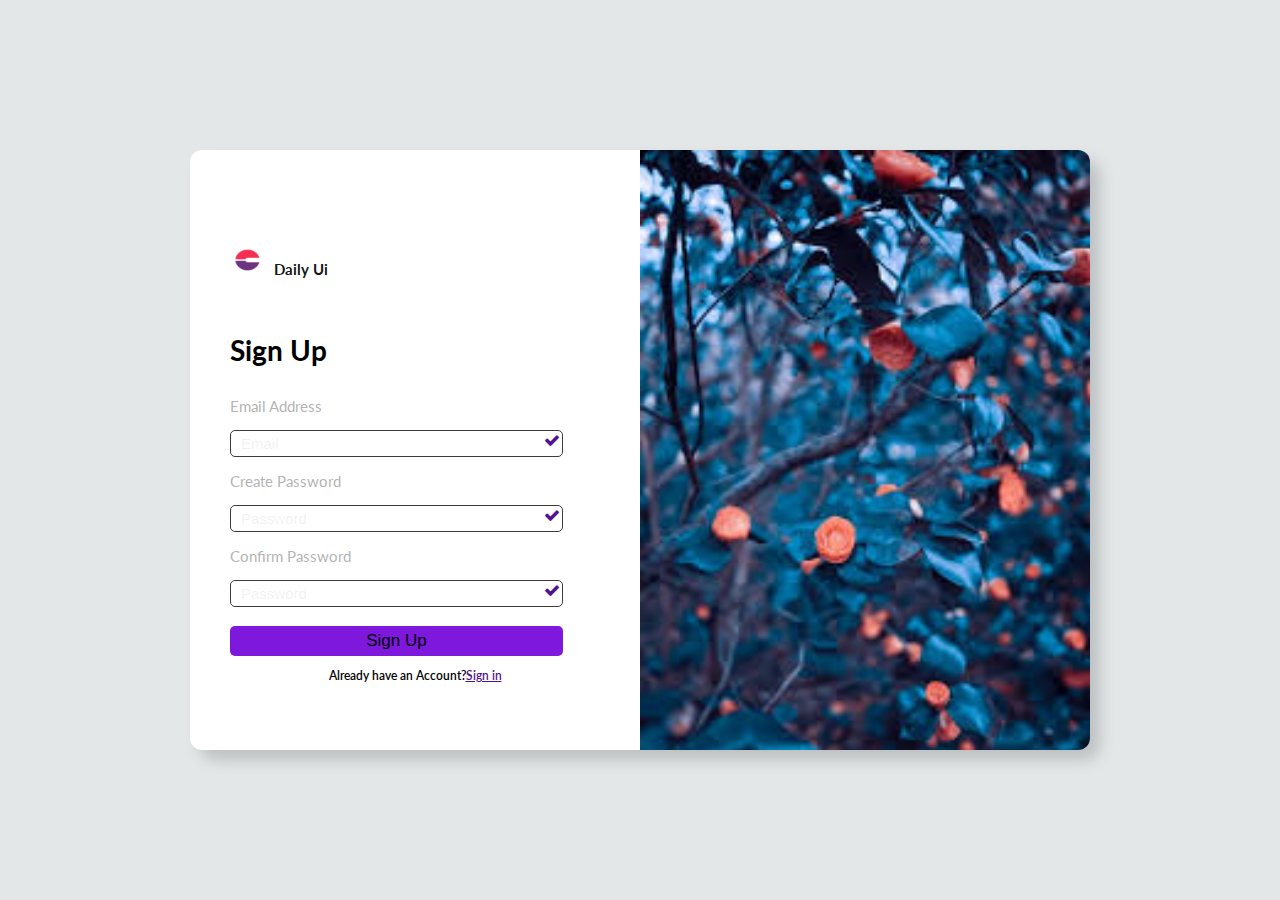
<file: index.html>
<!DOCTYPE html>
<html lang="en">
<head>
    <link rel="preconnect" href="https://fonts.gstatic.com">
<link href="https://fonts.googleapis.com/css2?family=Lato:ital,wght@0,300;0,400;1,300;1,400&display=swap" rel="stylesheet">
    <link rel="stylesheet" type="text/css" href="style.css">
    <title>Task3</title>
</head>
<body>
    <div class="container">
        <div class="text-box">
            <img class="header-logo" src="aee0c7783cc4edd84fdf416cd98919d8.webp">
                <div class="header-txt">
                    <h1>Daily Ui</h1>
                </div>
                
             <h3>Sign Up</h3> 
             <form>
                 <div class="inputbox">
                     <p>Email Address</p>
                     <input type="email" name="" placeholder="Email">
                     <span><i class="fa fa-check" aria-hidden="true"></i></span>
                 </div>
                 <div class="inputbox">
                    <p>Create Password</p>
                    <input type="password" name="" placeholder="Password">
                    <span><i class="fa fa-check" aria-hidden="true"></i></span>
                </div>
                <div class="inputbox">
                    <p>Confirm Password</p>
                    <input type="password" name="" placeholder="Password">
                    <span><i class="fa fa-check" aria-hidden="true"></i></span>
                </div>
                <br>
                <div>
                    <button type="submit">Sign Up</button>
                </div>
                <div>
                    <p class="Already-Account">Already have an Account?<a href="#">Sign in</a></p>
                </div>
             </form>
        </div>
        <div class="img-box">
            <img src="welcomeback.jpg">
            
            
        </div>        
        </div>
    </div> 
</body>
</html>
</file>
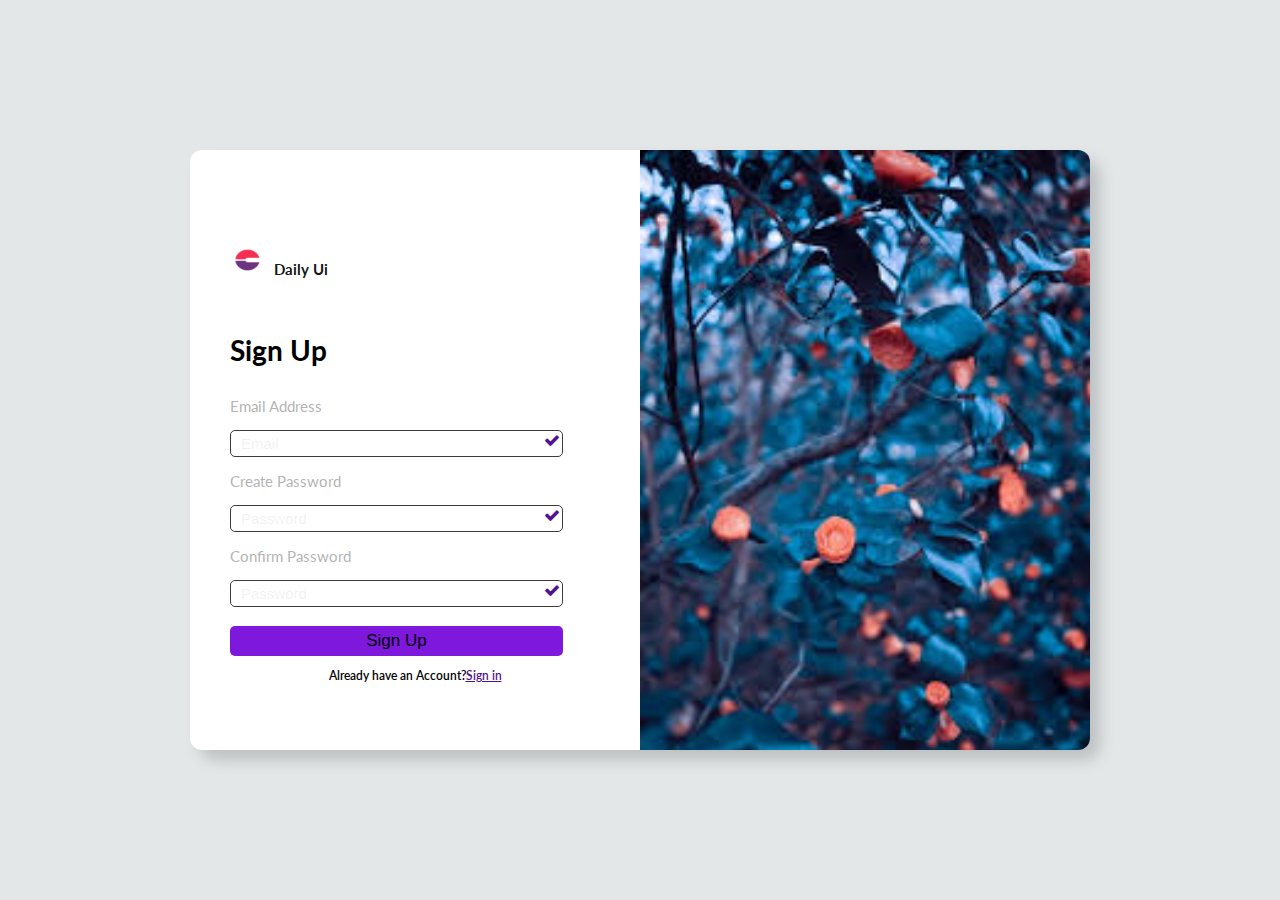
<file: task3.html>
<!DOCTYPE html>
<html lang="en">
<head>
    <link rel="preconnect" href="https://fonts.gstatic.com">
<link href="https://fonts.googleapis.com/css2?family=Lato:ital,wght@0,300;0,400;1,300;1,400&display=swap" rel="stylesheet">
    <link rel="stylesheet" type="text/css" href="task3.css">
    <title>Task3</title>
</head>
<body>
    <div class="container">
        <div class="text-box">
            <img class="header-logo" src="aee0c7783cc4edd84fdf416cd98919d8.webp">
                <div class="header-txt">
                    <h1>Daily Ui</h1>
                </div>
                
             <h3>Sign Up</h3> 
             <form>
                 <div class="inputbox">
                     <p>Email Address</p>
                     <input type="email" name="" placeholder="Email">
                     <span><i class="fa fa-check" aria-hidden="true"></i></span>
                 </div>
                 <div class="inputbox">
                    <p>Create Password</p>
                    <input type="password" name="" placeholder="Password">
                    <span><i class="fa fa-check" aria-hidden="true"></i></span>
                </div>
                <div class="inputbox">
                    <p>Confirm Password</p>
                    <input type="password" name="" placeholder="Password">
                    <span><i class="fa fa-check" aria-hidden="true"></i></span>
                </div>
                <br>
                <div>
                    <button type="submit">Sign Up</button>
                </div>
                <div>
                    <p class="Already-Account">Already have an Account?<a href="#">Sign in</a></p>
                </div>
             </form>
        </div>
        <div class="img-box">
            <img src="welcomeback.jpg">
            
            
        </div>        
        </div>
    </div> 
</body>
</html>
</file>
<file: style.css>
@import url('https://stackpath.bootstrapcdn.com/font-awesome/4.7.0/css/font-awesome.min.css');
body{
    margin: 0;
    padding: 0;
    background-color: rgba(189, 196, 196, 0.409);
    background-size: cover;
    font-family: 'Lato', sans-serif;
}
.container{
    position: absolute;
    top: 50%;
    left: 50%;
    transform: translate(-50%,-50%);
    width: 900px;
    height: 600px;
    border-radius: 15px;
    box-shadow: 10px 10px 15px rgb(189, 192, 194);
}
.text-box{
    float: left;
    width: 450px;
    height: 600px;
    box-sizing: border-box;
    padding: 80px 40px;
    background: white;
    border-top-left-radius: 12px;
    border-bottom-left-radius: 12px;
}
.text-box .header-logo{
    width: 35px;
    height: 30px;
    padding:15px 0 0;
    
}
.text-box .header-txt {
    padding:15px 0 0;
   display:inline-block;
}
.text-box .header-txt h1{
    padding: 5px 5px;
    color: rgba(0, 0, 0, 0.932); 
    font-style:bold;
    font-size: 15px;
}
h3{
    margin: 0;
    padding: 40px 0 15px;
    font-size: 28px;
}
.text-box input{
    width: 90%;
    border-radius: 5px;
    border: 1px solid rgb(63, 59, 59) ;
    /* border-left:1px solid rgb(63, 59, 59) ;
    border-top:1px solid rgb(63, 59, 59)  ;
    border-bottom: 1px solid rgb(63, 59, 59) ;
    border-right: 1px solid rgb(63, 59, 59) ; */
}
.text-box input[type="email"],
.text-box input[type="password"]{
    height: 27px;
    font-size: 15px;
    padding-left: 10px;
    box-sizing: border-box;
   
}
::placeholder{
    color: rgba(110, 104, 107, 0.103);
    
}
.inputbox{
    position: relative;
}
.inputbox p{
    font-size: 15px;
    color: rgba(128, 128, 128, 0.613);
    
}
.inputbox span{
    position: absolute;
    color: rgb(83, 16, 146);
    right: 40px;
    
}
button{
    border: none;
    outline: none;
    height: 30px;
    border-radius: 5px;
    font-size: 17px;
    background:rgb(125, 24, 220);
    width: 90%;
    cursor: pointer;
}
.img-box{
    width: 450px;
    height: 600px;
    overflow: hidden;
    float: right;
    border-top-right-radius: 12px;
    border-bottom-right-radius: 12px;
}
.img-box  img{
    width: 100%;
}   
.Already-Account{
    text-align: center;
    font-size: 12px;
    font-weight: 600;
}
.Already-Account a{
    color:rgb(82, 18, 141);
}
</file>
<file: task3.css>
@import url('https://stackpath.bootstrapcdn.com/font-awesome/4.7.0/css/font-awesome.min.css');
body{
    margin: 0;
    padding: 0;
    background-color: rgba(189, 196, 196, 0.409);
    background-size: cover;
    font-family: 'Lato', sans-serif;
}
.container{
    position: absolute;
    top: 50%;
    left: 50%;
    transform: translate(-50%,-50%);
    width: 900px;
    height: 600px;
    border-radius: 15px;
    box-shadow: 10px 10px 15px rgb(189, 192, 194);
}
.text-box{
    float: left;
    width: 450px;
    height: 600px;
    box-sizing: border-box;
    padding: 80px 40px;
    background: white;
    border-top-left-radius: 12px;
    border-bottom-left-radius: 12px;
}
.text-box .header-logo{
    width: 35px;
    height: 30px;
    padding:15px 0 0;
    
}
.text-box .header-txt {
    padding:15px 0 0;
   display:inline-block;
}
.text-box .header-txt h1{
    padding: 5px 5px;
    color: rgba(0, 0, 0, 0.932); 
    font-style:bold;
    font-size: 15px;
}
h3{
    margin: 0;
    padding: 40px 0 15px;
    font-size: 28px;
}
.text-box input{
    width: 90%;
    border-radius: 5px;
    border: 1px solid rgb(63, 59, 59) ;
    /* border-left:1px solid rgb(63, 59, 59) ;
    border-top:1px solid rgb(63, 59, 59)  ;
    border-bottom: 1px solid rgb(63, 59, 59) ;
    border-right: 1px solid rgb(63, 59, 59) ; */
}
.text-box input[type="email"],
.text-box input[type="password"]{
    height: 27px;
    font-size: 15px;
    padding-left: 10px;
    box-sizing: border-box;
   
}
::placeholder{
    color: rgba(110, 104, 107, 0.103);
    
}
.inputbox{
    position: relative;
}
.inputbox p{
    font-size: 15px;
    color: rgba(128, 128, 128, 0.613);
    
}
.inputbox span{
    position: absolute;
    color: rgb(83, 16, 146);
    right: 40px;
    
}
button{
    border: none;
    outline: none;
    height: 30px;
    border-radius: 5px;
    font-size: 17px;
    background:rgb(125, 24, 220);
    width: 90%;
    cursor: pointer;
}
.img-box{
    width: 450px;
    height: 600px;
    overflow: hidden;
    float: right;
    border-top-right-radius: 12px;
    border-bottom-right-radius: 12px;
}
.img-box  img{
    width: 100%;
}   
.Already-Account{
    text-align: center;
    font-size: 12px;
    font-weight: 600;
}
.Already-Account a{
    color:rgb(82, 18, 141);
}
</file>
